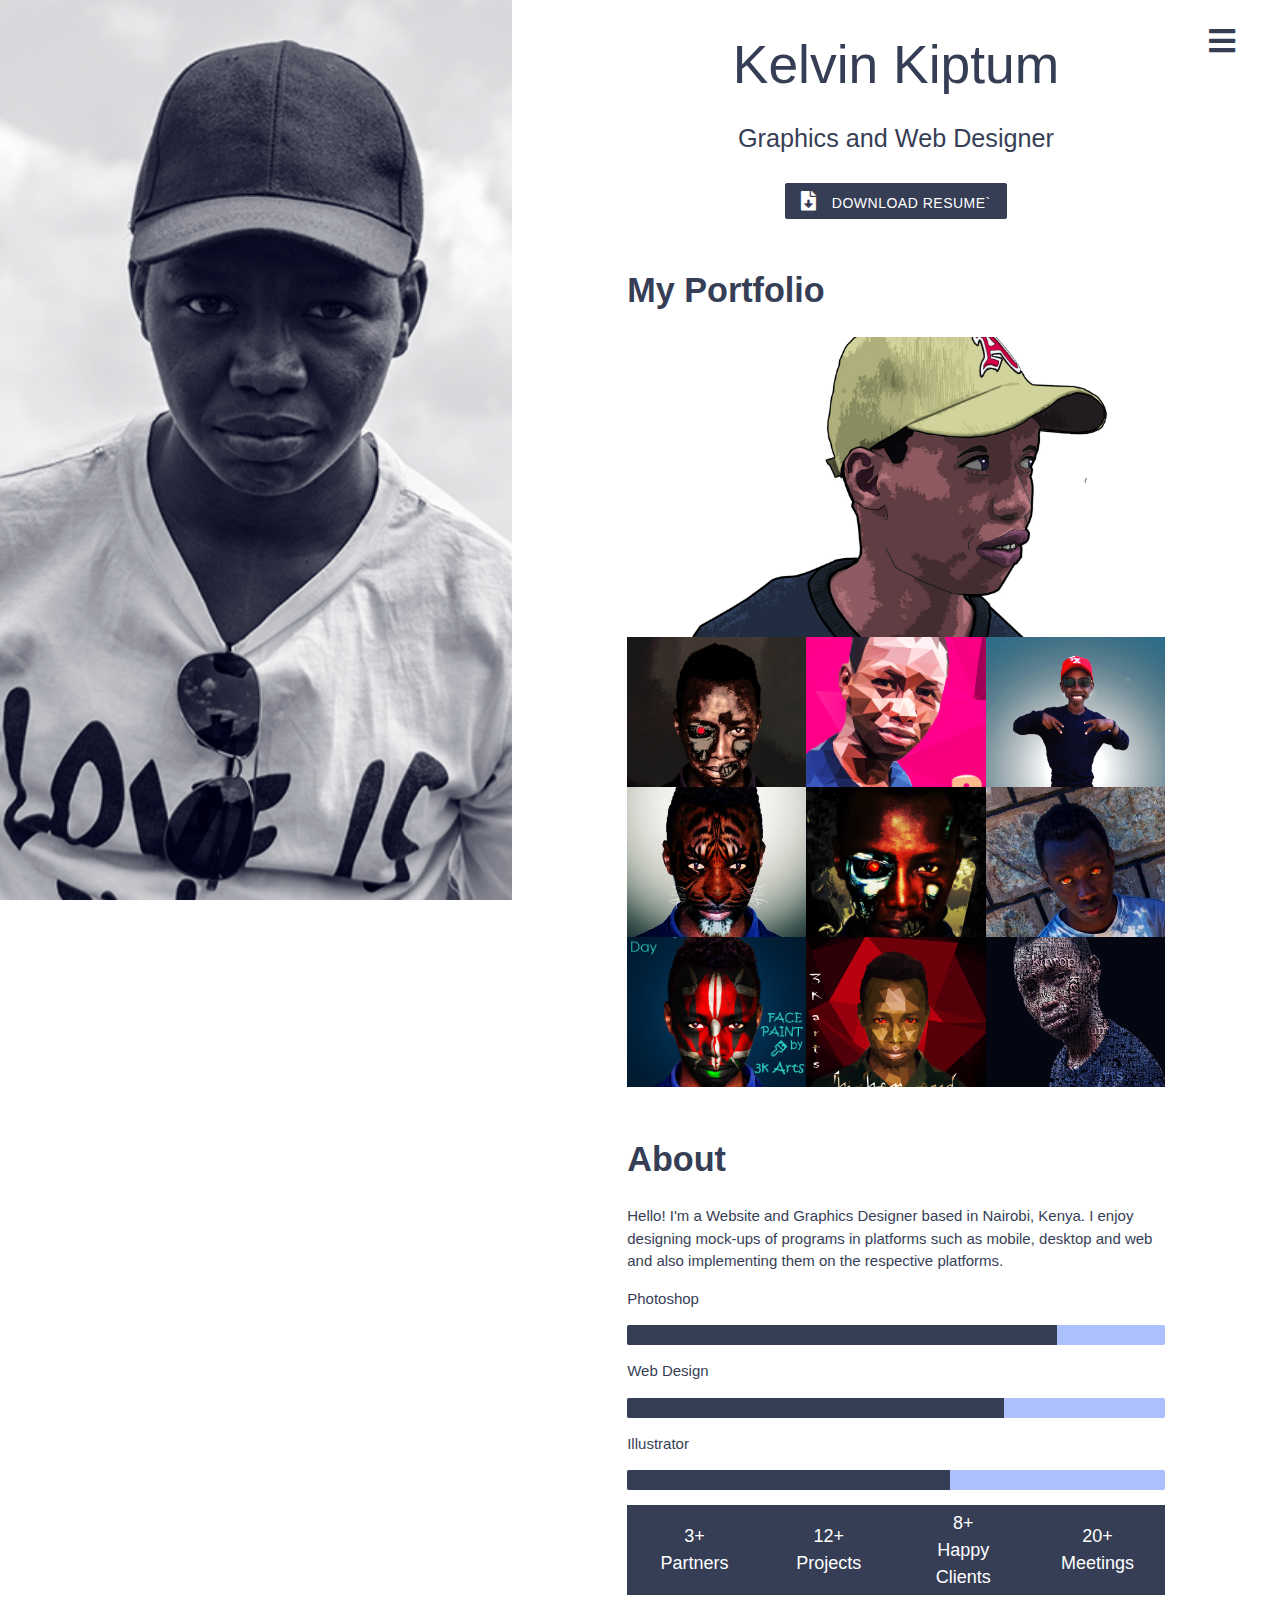
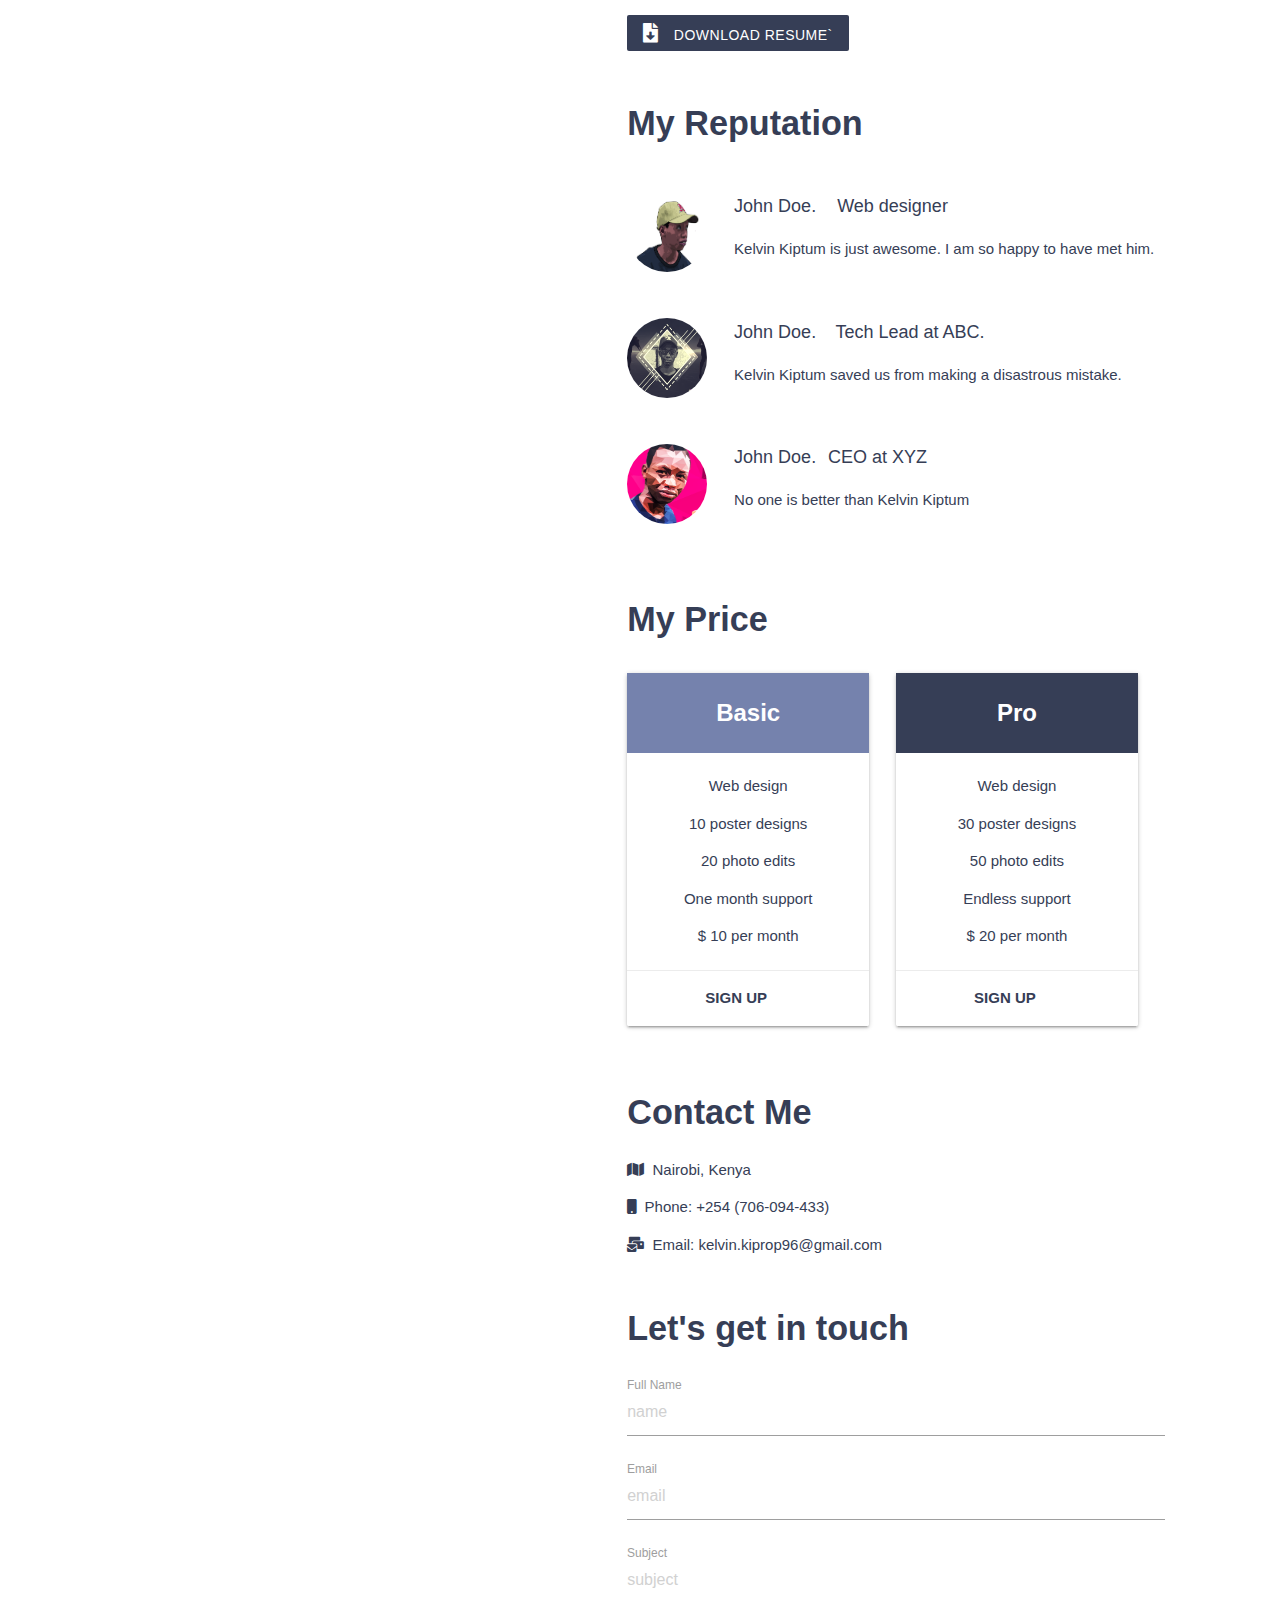
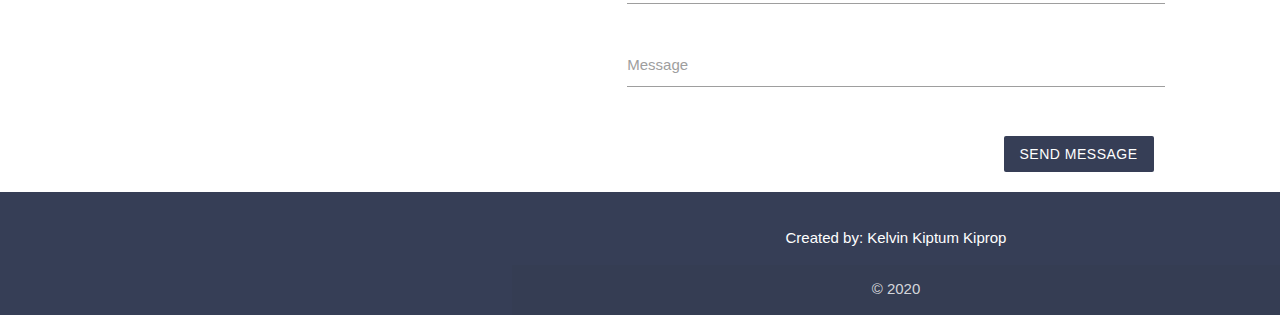
<file: index.html>
<!DOCTYPE html>
<html lang="en">
<head>
    <title>Kelvin Kiptum Kiprop</title>
    <meta charset="UTF-8">
    <meta name="viewport" content="width=device-width, initial-scale=1.0">
    <link rel="stylesheet" href="res/css/materialize.min.css">
    <link rel="stylesheet" href="res/css/all.min.css">
    <link rel="stylesheet" href="res/css/index.css">
</head>
<body>
<header>
    <ul id="slide-out" class="sidenav sidenav-fixed">
    </ul>
</header>
<main>
    <div class="container">
        <div class="menu">
            <a href="#mySidenav" onclick="openNav()" id="openMainMenu"><i class="fas fa-bars"></i></a>
        </div>
        <div class="portfolio-intro center-align row" id="portfolioIntro">
            <h2 class="">Kelvin Kiptum</h2>
            <p class="flow-text">Graphics and Web Designer</p>
            <div class="col s12 show-avatar">
                <img src="res/images/jane%20doe.png" alt="" class="">
            </div>
            <button class="waves-effect waves-light btn"><i class="fas fa-file-download">&nbsp;&nbsp;</i> Download
                Resume`
            </button>
        </div>
        <div class="portfolio-works" id="portfolioWorks">
            <h4>My Portfolio</h4>
            <div class="row">
                <div class="col m12 s12 main-image-container">
                    <img src="res/images/Vector%20art2.jpg" alt="" class="vertical-center ">
                </div>
                <div class="col m4 s6 image-container">
                    <img src="res/images/Cyborg%20v2.1.2.png" alt="" class="vertical-center ">
                </div>
                <div class="col m4 s6 image-container">
                    <img src="res/images/Low%20Poly2Crop.png" alt="" class="vertical-center ">
                </div>
                <div class="col m4 s6 image-container">
                    <img src="res/images/Caricature-Crop.png" alt="" class="vertical-center ">
                </div>
                <div class="col m4 s6 image-container">
                    <img src="res/images/Tiger%20Face%20(2).png" alt="" class="vertical-center ">
                </div>
                <div class="col m4 s6 image-container">
                    <img src="res/images/Cyborg%20v2.3.2.png" alt="" class="vertical-center ">
                </div>
                <div class="col m4 s6 image-container">
                    <img src="res/images/Eye%20color.png" alt="" class="vertical-center ">
                </div>
                <div class="col m4 s6 image-container">
                    <img src="res/images/Face%20Paint.png" alt="" class="vertical-center ">
                </div>
                <div class="col m4 s6 image-container">
                    <img src="res/images/High%20End-AMber.png" alt="" class="vertical-center ">
                </div>
                <div class="col m4 s6 image-container">
                    <img src="res/images/Text%20Potrait.png" alt="" class="vertical-center ">
                </div>
            </div>
        </div>
        <div class="portfolio-about" id="portfolioAbout">
            <h4>About</h4>
            <p>Hello! I'm a Website and Graphics Designer based in Nairobi, Kenya. I enjoy designing mock-ups of
                programs in platforms such as mobile, desktop and web and also implementing them on the respective
                platforms.</p>
        </div>
        <div class="portfolio-skills" id="portfolioSkills">
            <p>Photoshop</p>
            <div class="progress">
                <div class="determinate" style="width: 80%"></div>
            </div>
            <p>Web Design</p>
            <div class="progress">
                <div class="determinate" style="width: 70%"></div>
            </div>
            <p>Illustrator</p>
            <div class="progress">
                <div class="determinate" style="width: 60%"></div>
            </div>
            <div class="project-stats row center-align valign-wrapper">
                <p class="col s3">3+ <br>Partners</p>
                <p class="col s3">12+ <br>Projects</p>
                <p class="col s3">8+ <br>Happy Clients</p>
                <p class="col s3">20+ <br>Meetings</p>
            </div>
            <button class="waves-effect waves-light btn"><i class="fas fa-file-download">&nbsp;&nbsp;</i> Download
                Resume`
            </button>
        </div>
        <div class="portfolio-reputation" id="portfolioReputation">
            <h4>My Reputation</h4>
            <div class="reputation-content valign-wrapper">
                <img src="res/images/avatars/Vector%20art2.jpg" class="circle responsive-img" alt="">
                <div class="reputation-text row">
                    <p>John Doe.<span>Web designer</span></p>
                    <p>Kelvin Kiptum is just awesome. I am so happy to have met him.</p>
                </div>
            </div>
            <div class="reputation-content valign-wrapper">
                <img src="res/images/avatars/3KWallpaper-10938236Crop.png" class="circle responsive-img" alt="">
                <div class="reputation-text row">
                    <p>John Doe.<span>Tech Lead at ABC.</span></p>
                    <p>Kelvin Kiptum saved us from making a disastrous mistake.</p>
                </div>
            </div>
            <div class="reputation-content valign-wrapper">
                <img src="res/images/avatars/Low%20Poly2Crop.png" class="circle responsive-img" alt="">
                <div class="reputation-text row">
                    <p>John Doe.<span>CEO at XYZ</span></p>
                    <p>No one is better than Kelvin Kiptum</p>
                </div>
            </div>
        </div>
        <div class="portfolio-price row" id="portfolioPrice">
            <h4>My Price</h4>
            <div class="col s12 m6">
                <div class="card">
                    <div class="card-content center-align">
                        <span class="card-title basic-title">Basic</span>
                        <ul>
                            <li>Web design</li>
                            <li>10 poster designs</li>
                            <li>20 photo edits</li>
                            <li>One month support</li>
                            <li>$ 10 per month</li>
                        </ul>
                    </div>
                    <div class="card-action center-align">
                        <a href="#">Sign up</a>
                    </div>
                </div>
            </div>
            <div class="col s12 m6">
                <div class="card">
                    <div class="card-content center-align">
                        <span class="card-title pro-title">Pro</span>
                        <ul>
                            <li>Web design</li>
                            <li>30 poster designs</li>
                            <li>50 photo edits</li>
                            <li>Endless support</li>
                            <li>$ 20 per month</li>
                        </ul>
                    </div>
                    <div class="card-action center-align">
                        <a href="#">Sign up</a>
                    </div>
                </div>
            </div>
        </div>
        <div class="portfolio-contact-me" id="portfolioContactMe">
            <h4>Contact Me</h4>
            <p><i class="fas fa-map"></i>&nbsp;&nbsp;Nairobi, Kenya</p>
            <p><i class="fas fa-mobile"></i>&nbsp;&nbsp;Phone: +254 (706-094-433)</p>
            <p><i class="fas fa-mail-bulk"></i>&nbsp;&nbsp;Email: kelvin.kiprop96@gmail.com</p>
        </div>
        <div class="portfolio-contact-form row" id="portfolioContactForm">
            <h4>Let's get in touch</h4>
            <form class="col s12">
                <div class="row">
                    <div class="input-field col s12">
                        <input placeholder="name" id="fullName" type="text" class="validate">
                        <label for="fullName">Full Name</label>
                    </div>
                    <div class="input-field col s12">
                        <input placeholder="email" id="email" type="email" class="validate">
                        <label for="email">Email</label>
                    </div>
                    <div class="input-field col s12">
                        <input placeholder="subject" id="subject" type="text" class="validate">
                        <label for="subject">Subject</label>
                    </div>
                    <div class="input-field col s12">
                        <textarea id="message" class="materialize-textarea"></textarea>
                        <label for="message">Message</label>
                    </div>
                </div>
                <div class="col s12 right-align">
                    <button class="waves-effect waves-light btn">Send Message</button>
                </div>
            </form>
        </div>
    </div>
    <div id="mySidenav" class="sidenav">
        <a href="javascript:void(0)" class="closebtn" onclick="closeNav()">&times;</a>
        <div class="menu-content vertical-center">
            <a href="#portfolioIntro" onclick="closeNav()">Home</a>
            <a href="#portfolioWorks" onclick="closeNav()">Photos</a>
            <a href="#portfolioAbout" onclick="closeNav()">About</a>
            <a href="#portfolioSkills" onclick="closeNav()">Skills</a>
            <a href="#portfolioReputation">Testimonials</a>
            <a href="#portfolioPrice" onclick="closeNav()">Price</a>
            <a href="#portfolioContactMe" onclick="closeNav()">Contact</a>
        </div>
    </div>
</main>
<footer class="page-footer">
    <div class="container">
        <p class="center-align">Created by: Kelvin Kiptum Kiprop</p>
    </div>
    <div class="footer-copyright">
        <div class="container center-align">
            © 2020
        </div>
    </div>
</footer>
<script src="res/js/materialize.min.js"></script>
<script src="res/js/index.js"></script>
</body>
</html>
</file>
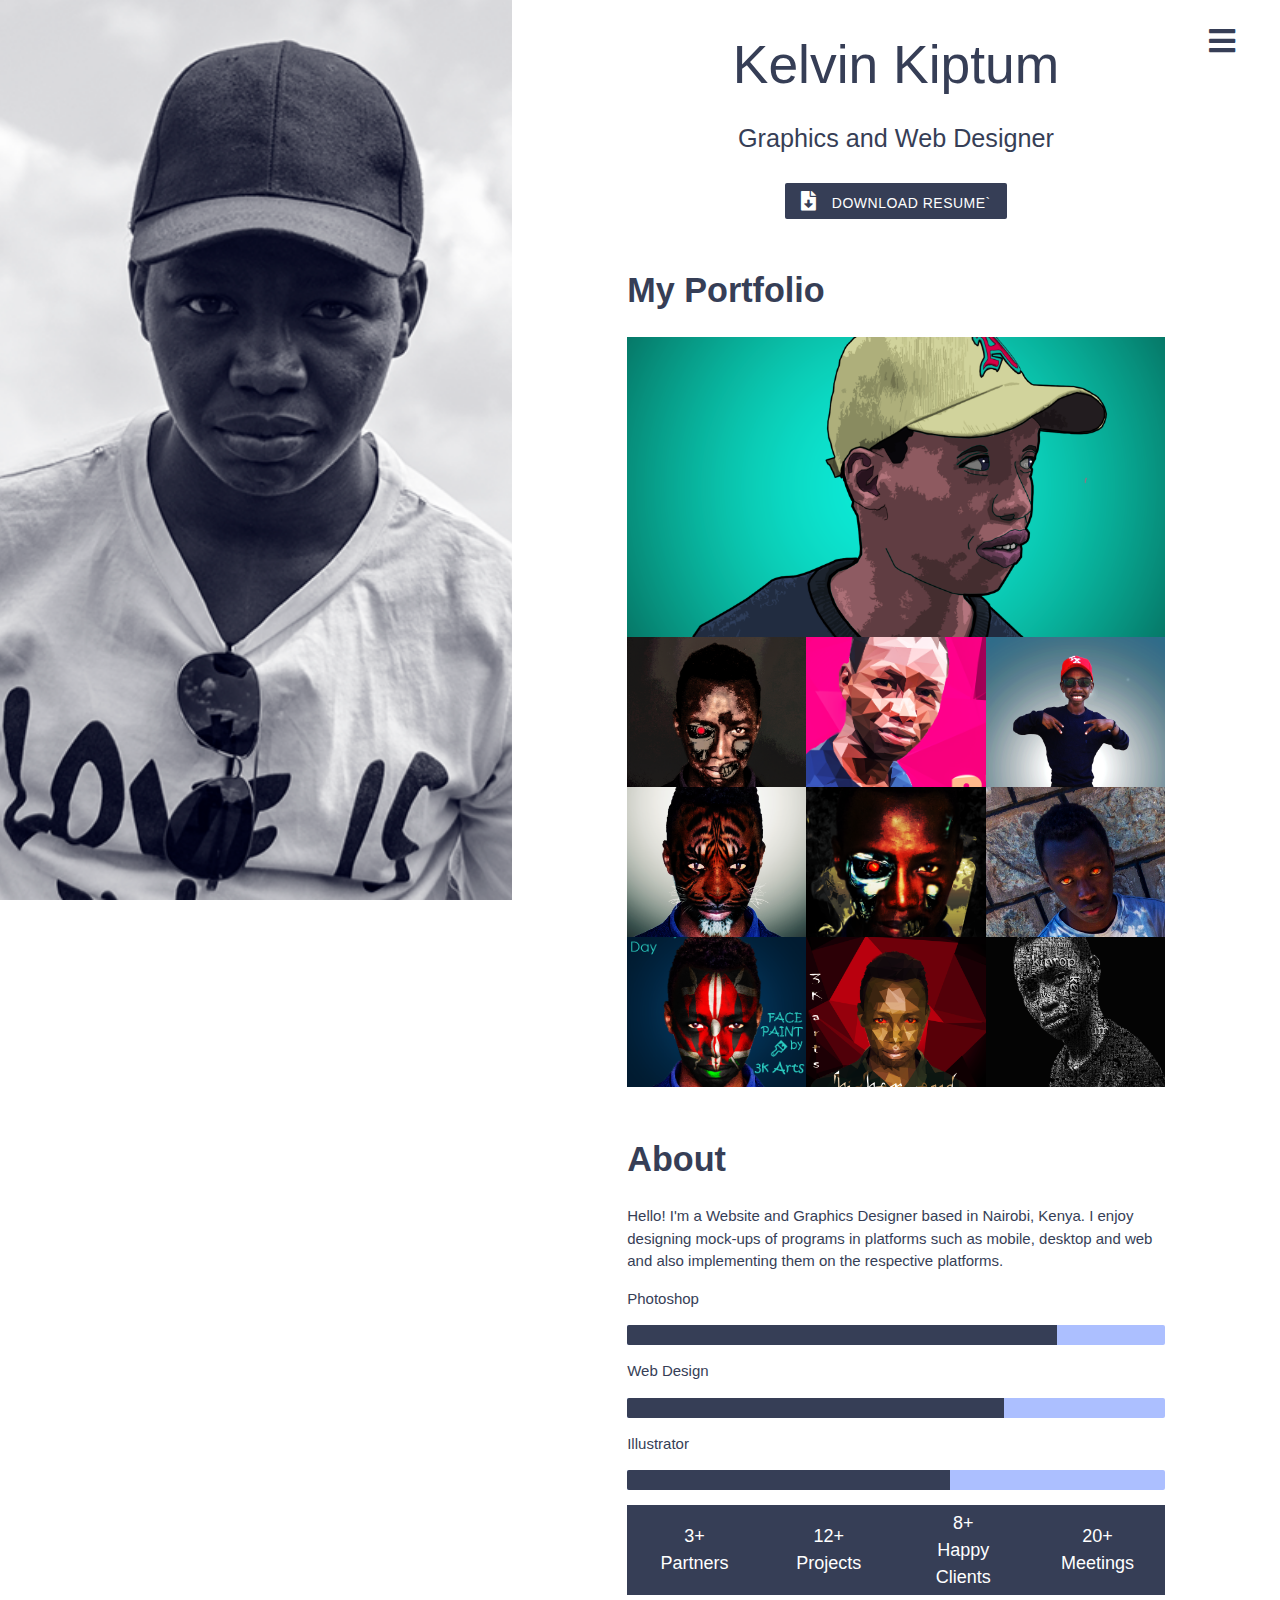
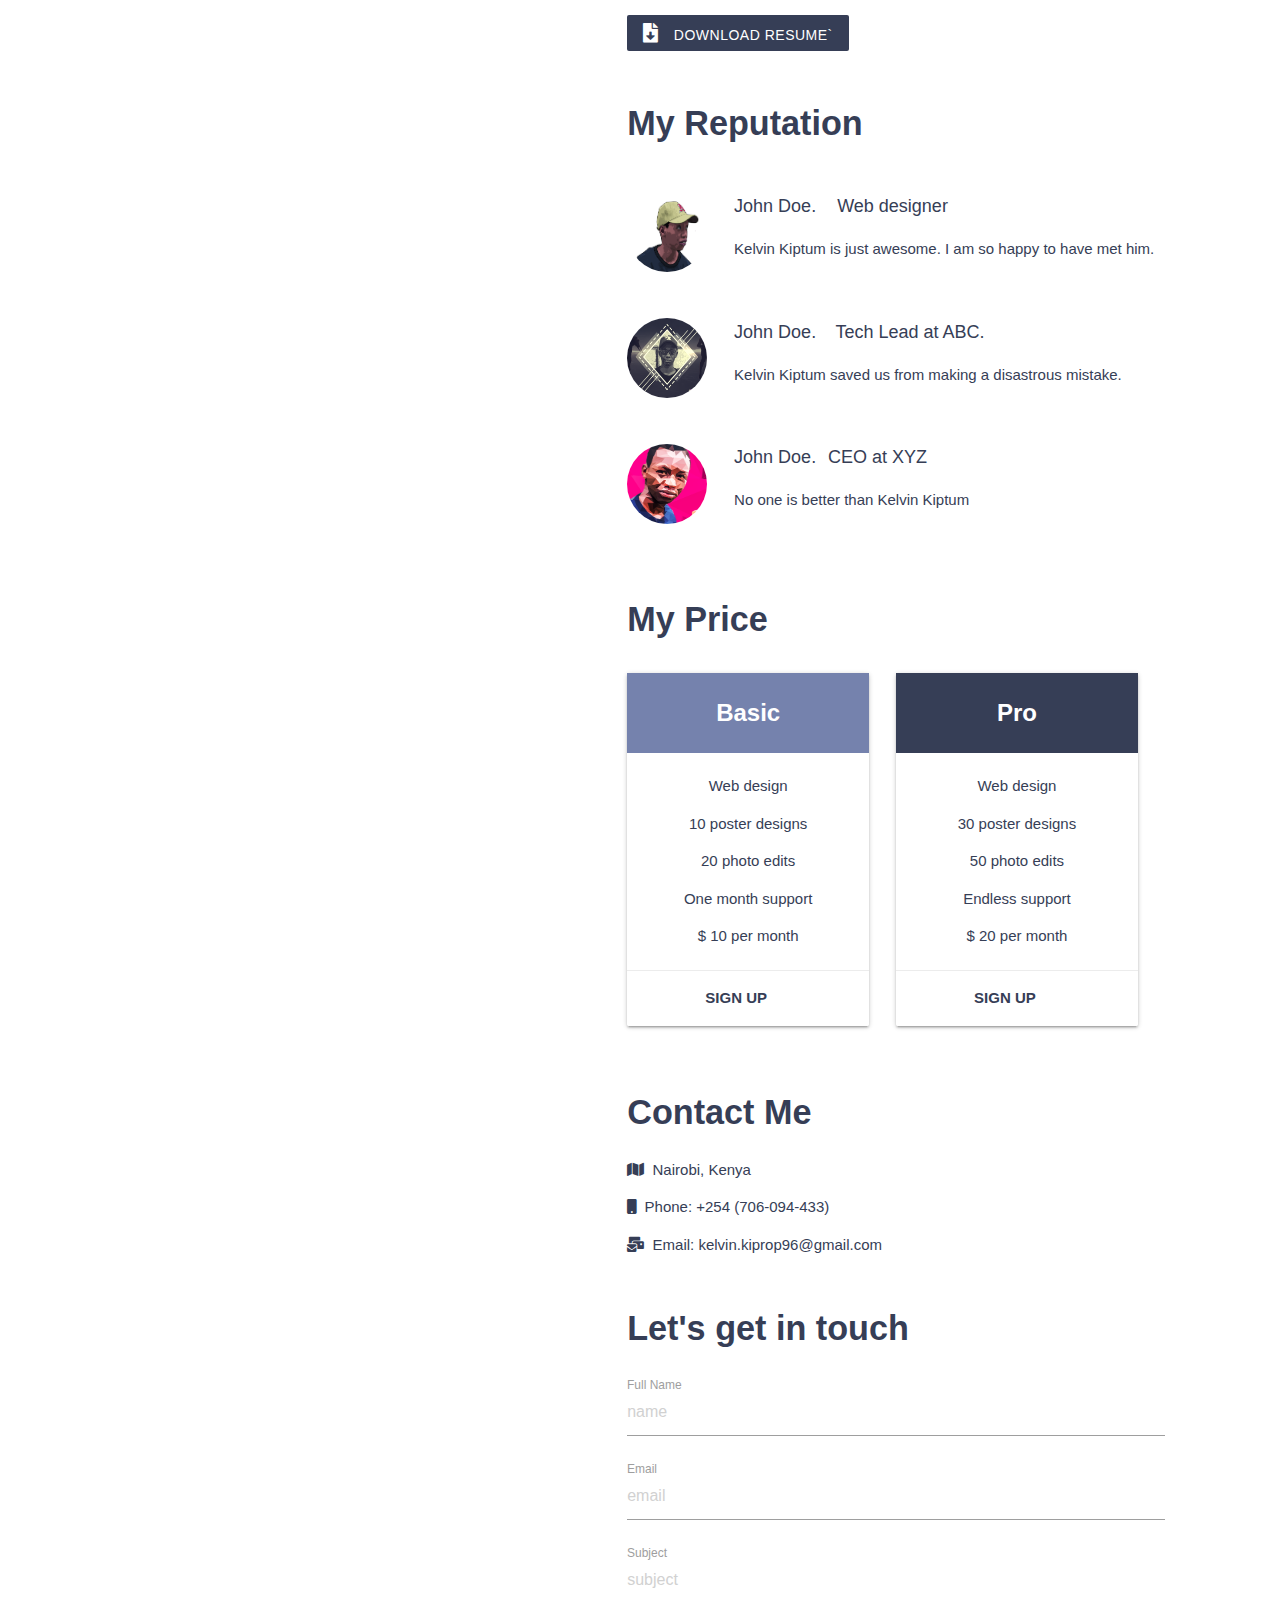
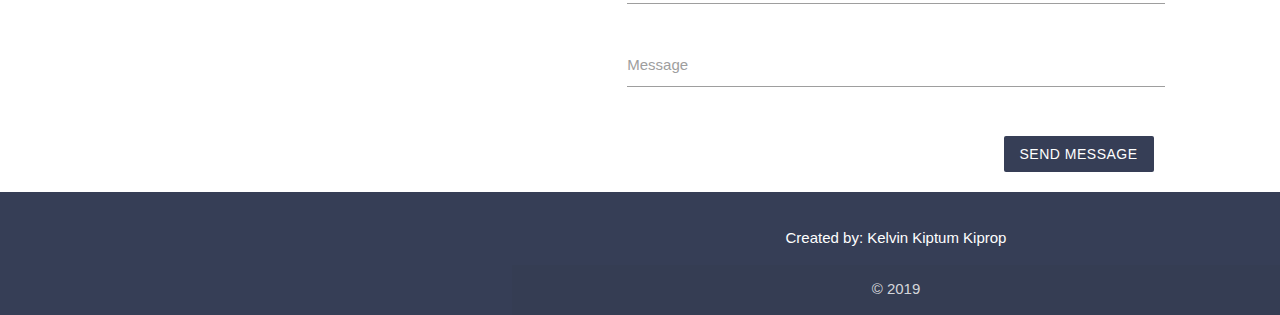
<file: public/index.html>
<!DOCTYPE html>
<html lang="en">
<head>
    <meta charset="UTF-8">
    <meta name="viewport" content="width=device-width, initial-scale=1.0">
    <title>Kelvin Kiptum Kiprop</title>
    <link rel="stylesheet" href="res/css/materialize.min.css">
    <link rel="stylesheet" href="res/css/all.min.css">
    <link rel="stylesheet" href="res/css/index.css">
</head>
<body>
<header>
    <ul id="slide-out" class="sidenav sidenav-fixed">
    </ul>
</header>
<main>
    <div class="container">
        <div class="menu">
            <a href="#mySidenav" onclick="openNav()" id="openMainMenu"><i class="fas fa-bars"></i></a>
        </div>
        <div class="portfolio-intro center-align row" id="portfolioIntro">
            <h2 class="">Kelvin Kiptum</h2>
            <p class="flow-text">Graphics and Web Designer</p>
            <div class="col s12 show-avatar">
                <img src="res/images/jane%20doe.png" alt="" class="">
            </div>
            <button class="waves-effect waves-light btn"><i class="fas fa-file-download">&nbsp;&nbsp;</i> Download
                Resume`
            </button>
        </div>
        <div class="portfolio-works" id="portfolioWorks">
            <h4>My Portfolio</h4>
            <div class="row">
                <div class="col m12 s12 main-image-container">
                    <img src="res/images/portfolio/Vector%20art2.png" alt="" class="vertical-center ">
                </div>
                <div class="col m4 s6 image-container">
                    <img src="res/images/portfolio/Cyborg%20v2.1.2.png" alt="" class="vertical-center ">
                </div>
                <div class="col m4 s6 image-container">
                    <img src="res/images/portfolio/Low%20Poly2Crop.png" alt="" class="vertical-center ">
                </div>
                <div class="col m4 s6 image-container">
                    <img src="res/images/portfolio/Caricature-Crop.png" alt="" class="vertical-center ">
                </div>
                <div class="col m4 s6 image-container">
                    <img src="res/images/portfolio/Tiger%20Face%20(2).png" alt="" class="vertical-center ">
                </div>
                <div class="col m4 s6 image-container">
                    <img src="res/images/portfolio/Cyborg%20v2.3.2.png" alt="" class="vertical-center ">
                </div>
                <div class="col m4 s6 image-container">
                    <img src="res/images/portfolio/Eye%20color.png" alt="" class="vertical-center ">
                </div>
                <div class="col m4 s6 image-container">
                    <img src="res/images/portfolio/Face%20Paint.png" alt="" class="vertical-center ">
                </div>
                <div class="col m4 s6 image-container">
                    <img src="res/images/portfolio/High%20End-AMber.png" alt="" class="vertical-center ">
                </div>
                <div class="col m4 s6 image-container">
                    <img src="res/images/portfolio/Text%20Potrait%20bw.png" alt="" class="vertical-center ">
                </div>
            </div>
        </div>
        <div class="portfolio-about" id="portfolioAbout">
            <h4>About</h4>
            <p>Hello! I'm a Website and Graphics Designer based in Nairobi, Kenya. I enjoy designing mock-ups of
                programs in platforms such as mobile, desktop and web and also implementing them on the respective
                platforms.</p>
        </div>
        <div class="portfolio-skills" id="portfolioSkills">
            <p>Photoshop</p>
            <div class="progress">
                <div class="determinate" style="width: 80%"></div>
            </div>
            <p>Web Design</p>
            <div class="progress">
                <div class="determinate" style="width: 70%"></div>
            </div>
            <p>Illustrator</p>
            <div class="progress">
                <div class="determinate" style="width: 60%"></div>
            </div>
            <div class="project-stats row center-align valign-wrapper">
                <p class="col s3">3+ <br>Partners</p>
                <p class="col s3">12+ <br>Projects</p>
                <p class="col s3">8+ <br>Happy Clients</p>
                <p class="col s3">20+ <br>Meetings</p>
            </div>
            <button class="waves-effect waves-light btn"><i class="fas fa-file-download">&nbsp;&nbsp;</i> Download
                Resume`
            </button>
        </div>
        <div class="portfolio-reputation" id="portfolioReputation">
            <h4>My Reputation</h4>
            <div class="reputation-content valign-wrapper">
                <img src="res/images/avatars/Vector%20art2.jpg" class="circle responsive-img" alt="">
                <div class="reputation-text row">
                    <p>John Doe.<span>Web designer</span></p>
                    <p>Kelvin Kiptum is just awesome. I am so happy to have met him.</p>
                </div>
            </div>
            <div class="reputation-content valign-wrapper">
                <img src="res/images/avatars/3KWallpaper-10938236Crop.png" class="circle responsive-img" alt="">
                <div class="reputation-text row">
                    <p>John Doe.<span>Tech Lead at ABC.</span></p>
                    <p>Kelvin Kiptum saved us from making a disastrous mistake.</p>
                </div>
            </div>
            <div class="reputation-content valign-wrapper">
                <img src="res/images/avatars/Low%20Poly2Crop.png" class="circle responsive-img" alt="">
                <div class="reputation-text row">
                    <p>John Doe.<span>CEO at XYZ</span></p>
                    <p>No one is better than Kelvin Kiptum</p>
                </div>
            </div>
        </div>
        <div class="portfolio-price row" id="portfolioPrice">
            <h4>My Price</h4>
            <div class="col s12 m6">
                <div class="card">
                    <div class="card-content center-align">
                        <span class="card-title basic-title">Basic</span>
                        <ul>
                            <li>Web design</li>
                            <li>10 poster designs</li>
                            <li>20 photo edits</li>
                            <li>One month support</li>
                            <li>$ 10 per month</li>
                        </ul>
                    </div>
                    <div class="card-action center-align">
                        <a href="#">Sign up</a>
                    </div>
                </div>
            </div>
            <div class="col s12 m6">
                <div class="card">
                    <div class="card-content center-align">
                        <span class="card-title pro-title">Pro</span>
                        <ul>
                            <li>Web design</li>
                            <li>30 poster designs</li>
                            <li>50 photo edits</li>
                            <li>Endless support</li>
                            <li>$ 20 per month</li>
                        </ul>
                    </div>
                    <div class="card-action center-align">
                        <a href="#">Sign up</a>
                    </div>
                </div>
            </div>
        </div>
        <div class="portfolio-contact-me" id="portfolioContactMe">
            <h4>Contact Me</h4>
            <p><i class="fas fa-map"></i>&nbsp;&nbsp;Nairobi, Kenya</p>
            <p><i class="fas fa-mobile"></i>&nbsp;&nbsp;Phone: +254 (706-094-433)</p>
            <p><i class="fas fa-mail-bulk"></i>&nbsp;&nbsp;Email: kelvin.kiprop96@gmail.com</p>
        </div>
        <div class="portfolio-contact-form row" id="portfolioContactForm">
            <h4>Let's get in touch</h4>
            <form class="col s12">
                <div class="row">
                    <div class="input-field col s12">
                        <input placeholder="name" id="fullName" type="text" class="validate">
                        <label for="fullName">Full Name</label>
                    </div>
                    <div class="input-field col s12">
                        <input placeholder="email" id="email" type="email" class="validate">
                        <label for="email">Email</label>
                    </div>
                    <div class="input-field col s12">
                        <input placeholder="subject" id="subject" type="text" class="validate">
                        <label for="subject">Subject</label>
                    </div>
                    <div class="input-field col s12">
                        <textarea id="message" class="materialize-textarea"></textarea>
                        <label for="message">Message</label>
                    </div>
                </div>
                <div class="col s12 right-align">
                    <button class="waves-effect waves-light btn">Send Message</button>
                </div>
            </form>
        </div>
    </div>
    <div id="mySidenav" class="sidenav">
        <a href="javascript:void(0)" class="closebtn" onclick="closeNav()">&times;</a>
        <div class="menu-content vertical-center">
            <a href="#portfolioIntro" onclick="closeNav()">Home</a>
            <a href="#portfolioWorks" onclick="closeNav()">Photos</a>
            <a href="#portfolioAbout" onclick="closeNav()">About</a>
            <a href="#portfolioSkills" onclick="closeNav()">Skills</a>
            <a href="#portfolioReputation">Testimonials</a>
            <a href="#portfolioPrice" onclick="closeNav()">Price</a>
            <a href="#portfolioContactMe" onclick="closeNav()">Contact</a>
        </div>
    </div>
</main>
<footer class="page-footer">
    <div class="container">
        <p class="center-align">Created by: Kelvin Kiptum Kiprop</p>
    </div>
    <div class="footer-copyright">
        <div class="container center-align">
            © 2019
        </div>
    </div>
</footer>
<script src="res/js/materialize.min.js"></script>
<script src="res/js/index.js"></script>
</body>
</html>
</file>
<file: res/css/index.css>
header, main, footer {
  padding-left: 40%;
  color: #363e56; }

button {
  box-shadow: none !important;
  background-color: #363e56 !important; }
  button:hover, button:focus {
    background-color: #acbfff !important;
    color: #363e56;
    transition: all ease-in-out 200ms; }

.vertical-center {
  margin: 0;
  position: absolute;
  top: 50%;
  -ms-transform: translateY(-50%);
  transform: translateY(-50%); }

.show-avatar {
  display: none; }

.sidenav {
  height: 100%;
  width: 0;
  position: fixed;
  z-index: 999;
  top: 0;
  left: 0;
  background-color: rgba(255, 255, 255, 0.95);
  overflow-x: hidden;
  transition: 0.5s;
  padding-top: 60px;
  box-shadow: -10px 6px 20px 0 #d1d1d1; }
  .sidenav a {
    padding: 8px 8px 8px 32px;
    text-decoration: none;
    font-size: 25px;
    color: #363e56;
    display: block;
    transition: 0.3s;
    margin-left: 10px; }
    .sidenav a:hover, .sidenav a:focus {
      color: #acbfff; }
  .sidenav .closebtn {
    position: absolute;
    top: 0;
    right: 25px;
    font-size: 5em;
    margin-left: 50px; }

header ul {
  background: url("../images/jane doe.png");
  background-position: center;
  background-size: cover;
  width: 40% !important; }
header .sidenav {
  box-shadow: none; }

main .container h4 {
  font-weight: 600;
  margin: 10% 0 5% 0; }
main .container .menu a {
  float: right;
  margin: -3% -13% 0 0;
  font-size: 2em;
  color: #363e56; }
  main .container .menu a:hover, main .container .menu a:focus {
    color: #acbfff;
    transition: all ease-in-out 200ms; }
main .container .portfolio-works .col {
  padding: 0; }
main .container .portfolio-works .main-image-container {
  height: 20em; }
main .container .portfolio-works .image-container {
  height: 10em; }
main .container .portfolio-works .main-image-container, main .container .portfolio-works .image-container {
  position: relative;
  background-position: center;
  background-repeat: no-repeat;
  background-size: cover;
  overflow: hidden; }
  main .container .portfolio-works .main-image-container img, main .container .portfolio-works .image-container img {
    width: 100%; }
main .container .portfolio-about {
  margin-top: 5%; }
main .container .portfolio-skills .progress {
  height: 20px;
  background-color: #acbfff; }
  main .container .portfolio-skills .progress .determinate {
    background-color: #363e56; }
main .container .portfolio-skills .project-stats {
  background-color: #363e56;
  height: 90px;
  color: white; }
  main .container .portfolio-skills .project-stats p {
    font-size: 1.2em;
    font-weight: 500; }
main .container .portfolio-reputation img {
  width: 80px;
  height: 80px; }
main .container .portfolio-reputation .reputation-text {
  margin-left: 5%;
  padding-top: 1%; }
  main .container .portfolio-reputation .reputation-text p:first-of-type {
    font-weight: 500;
    font-size: 1.2em; }
  main .container .portfolio-reputation .reputation-text span {
    font-weight: 300;
    margin-left: 5%; }
main .container .portfolio-price .col {
  padding: 0 5% 0 0; }
main .container .portfolio-price .card-content {
  padding: 0; }
  main .container .portfolio-price .card-content .card-title {
    padding: 1em 0;
    font-weight: 600; }
  main .container .portfolio-price .card-content .basic-title {
    background-color: #7582ad;
    color: white; }
  main .container .portfolio-price .card-content .pro-title {
    background-color: #363e56;
    color: white; }
  main .container .portfolio-price .card-content ul li {
    padding: 0.5em 0; }
main .container .portfolio-price .card-action a {
  color: #363e56 !important;
  font-weight: 600; }
  main .container .portfolio-price .card-action a:hover, main .container .portfolio-price .card-action a:focus {
    color: #acbfff !important;
    text-decoration: underline;
    transition: all ease-in-out 200ms; }
main .container .portfolio-price .card:hover, main .container .portfolio-price .card:focus {
  box-shadow: none;
  border: 1px solid #363e56;
  transition: all ease-in-out 200ms; }
main .container .portfolio-contact-form form {
  padding: 0; }

footer {
  background-color: #363e56 !important; }

@media only screen and (max-width: 992px) {
  header, main, footer {
    padding-left: 0; }

  .menu a {
    margin-right: -6% !important; }

  .show-avatar {
    display: block;
    margin: 0 auto 15px auto; }
    .show-avatar img {
      width: 100%; } }
@media only screen and (max-width: 480px) {
  .menu a {
    margin-right: -3% !important; } }

/*# sourceMappingURL=index.css.map */
</file>
<file: public/res/css/index.css>
header, main, footer {
  padding-left: 40%;
  color: #363e56; }

button {
  box-shadow: none !important;
  background-color: #363e56 !important; }
  button:hover, button:focus {
    background-color: #acbfff !important;
    color: #363e56;
    transition: all ease-in-out 200ms; }

.vertical-center {
  margin: 0;
  position: absolute;
  top: 50%;
  -ms-transform: translateY(-50%);
  transform: translateY(-50%); }

.show-avatar {
  display: none; }

.sidenav {
  height: 100%;
  width: 0;
  position: fixed;
  z-index: 999;
  top: 0;
  left: 0;
  background-color: rgba(255, 255, 255, 0.95);
  overflow-x: hidden;
  transition: 0.5s;
  padding-top: 60px;
  box-shadow: -10px 6px 20px 0 #d1d1d1; }
  .sidenav a {
    padding: 8px 8px 8px 32px;
    text-decoration: none;
    font-size: 25px;
    color: #363e56;
    display: block;
    transition: 0.3s;
    margin-left: 10px; }
    .sidenav a:hover, .sidenav a:focus {
      color: #acbfff; }
  .sidenav .closebtn {
    position: absolute;
    top: 0;
    right: 25px;
    font-size: 5em;
    margin-left: 50px; }

header ul {
  background: url("../images/jane doe.png");
  background-position: center;
  background-size: cover;
  width: 40% !important; }
header .sidenav {
  box-shadow: none; }

main .container h4 {
  font-weight: 600;
  margin: 10% 0 5% 0; }
main .container .menu a {
  float: right;
  margin: -3% -13% 0 0;
  font-size: 2em;
  color: #363e56; }
  main .container .menu a:hover, main .container .menu a:focus {
    color: #acbfff;
    transition: all ease-in-out 200ms; }
main .container .portfolio-works .col {
  padding: 0; }
main .container .portfolio-works .main-image-container {
  height: 20em; }
main .container .portfolio-works .image-container {
  height: 10em; }
main .container .portfolio-works .main-image-container, main .container .portfolio-works .image-container {
  position: relative;
  background-position: center;
  background-repeat: no-repeat;
  background-size: cover;
  overflow: hidden; }
  main .container .portfolio-works .main-image-container img, main .container .portfolio-works .image-container img {
    width: 100%; }
main .container .portfolio-about {
  margin-top: 5%; }
main .container .portfolio-skills .progress {
  height: 20px;
  background-color: #acbfff; }
  main .container .portfolio-skills .progress .determinate {
    background-color: #363e56; }
main .container .portfolio-skills .project-stats {
  background-color: #363e56;
  height: 90px;
  color: white; }
  main .container .portfolio-skills .project-stats p {
    font-size: 1.2em;
    font-weight: 500; }
main .container .portfolio-reputation img {
  width: 80px;
  height: 80px; }
main .container .portfolio-reputation .reputation-text {
  margin-left: 5%;
  padding-top: 1%; }
  main .container .portfolio-reputation .reputation-text p:first-of-type {
    font-weight: 500;
    font-size: 1.2em; }
  main .container .portfolio-reputation .reputation-text span {
    font-weight: 300;
    margin-left: 5%; }
main .container .portfolio-price .col {
  padding: 0 5% 0 0; }
main .container .portfolio-price .card-content {
  padding: 0; }
  main .container .portfolio-price .card-content .card-title {
    padding: 1em 0;
    font-weight: 600; }
  main .container .portfolio-price .card-content .basic-title {
    background-color: #7582ad;
    color: white; }
  main .container .portfolio-price .card-content .pro-title {
    background-color: #363e56;
    color: white; }
  main .container .portfolio-price .card-content ul li {
    padding: 0.5em 0; }
main .container .portfolio-price .card-action a {
  color: #363e56 !important;
  font-weight: 600; }
  main .container .portfolio-price .card-action a:hover, main .container .portfolio-price .card-action a:focus {
    color: #acbfff !important;
    text-decoration: underline;
    transition: all ease-in-out 200ms; }
main .container .portfolio-price .card:hover, main .container .portfolio-price .card:focus {
  box-shadow: none;
  border: 1px solid #363e56;
  transition: all ease-in-out 200ms; }
main .container .portfolio-contact-form form {
  padding: 0; }

footer {
  background-color: #363e56 !important; }

@media only screen and (max-width: 992px) {
  header, main, footer {
    padding-left: 0; }

  .menu a {
    margin-right: -6% !important; }

  .show-avatar {
    display: block;
    margin: 0 auto 15px auto; }
    .show-avatar img {
      width: 100%; } }
@media only screen and (max-width: 480px) {
  .menu a {
    margin-right: -3% !important; } }

/*# sourceMappingURL=index.css.map */
</file>
